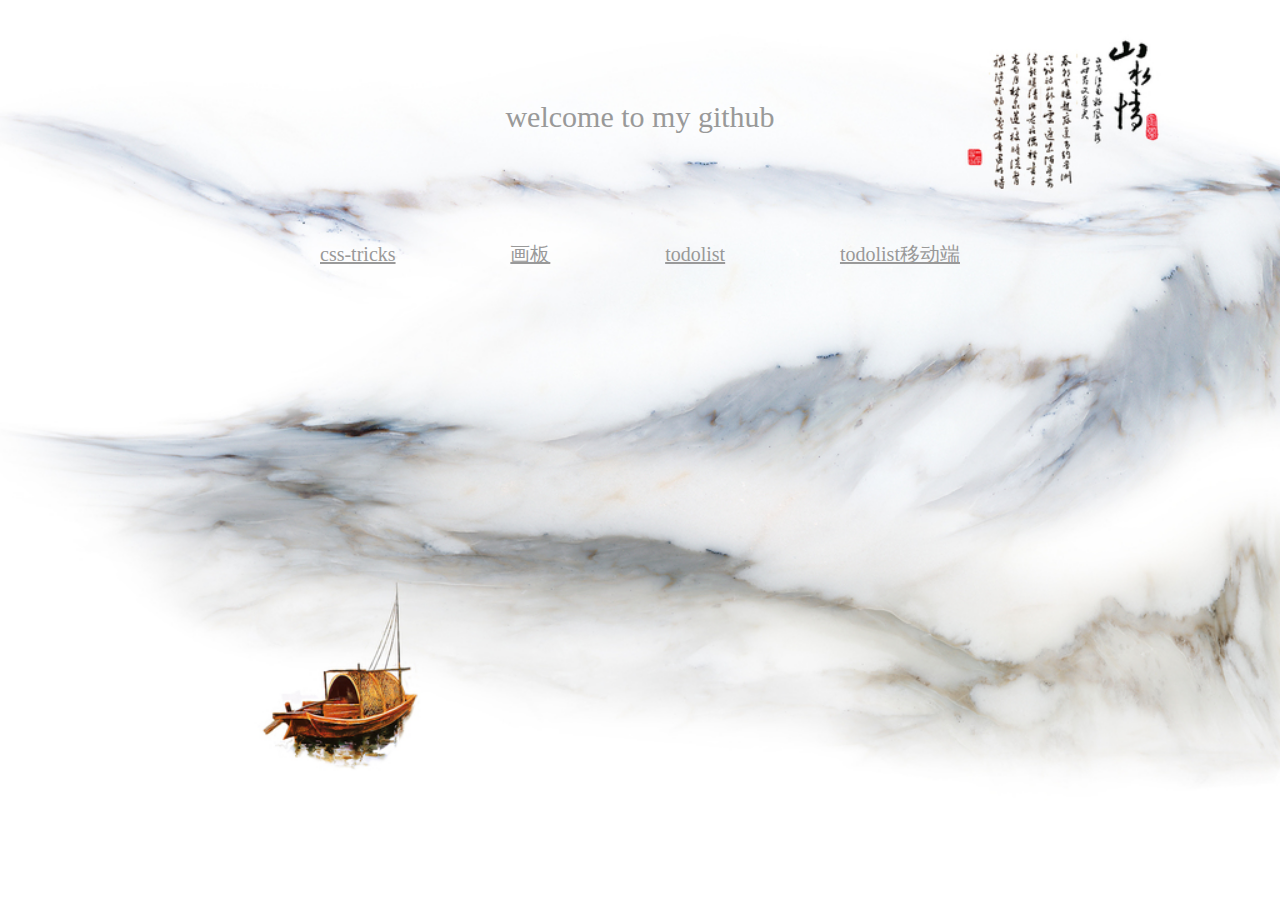
<file: index.html>
<!DOCTYPE html>
<html lang="en">
<head>
    <meta charset="UTF-8">
    <meta name="viewport" content="width=device-width, initial-scale=1.0">
    <meta http-equiv="X-UA-Compatible" content="ie=edge">
    <title>liuru</title>
    <link rel="icon" href="./favicon.png">
</head>
<style>
    *{
        margin: 0;padding: 0;
    }
    .content{
        width: 100vw;
        height: 100vh;
        background: url(./background.jpg) no-repeat center center;
        background-size: cover;
        color: #999;
    }
    .title{
        text-align: center;
        font-size: 30px;
        padding: 100px 0;
    }
    .link{
        width: 50%;
        margin: 0 auto;
        display: flex;
        justify-content: space-between;
    }
    .link a{
        font-size: 20px;
        line-height: 40px;
        color: #999;
    }
    @media screen and (max-width:639px){
        .link{
            width: 80%;
            margin: 0 auto;
            display: block;
        }
        .link a{
            display: block;
            font-size: 20px;
            line-height: 40px;
        }
    }
</style>
<body>
    <div class="content">
        
        <div class="title">
            welcome to my github
        </div>
        
        <div class="link">
            <a href="https://LiuRu1234.github.io/css-tricks/" target="_blank">css-tricks</a>
            <a href="https://LiuRu1234.github.io/emulate/canvas/huaban.html" target="_blank">画板</a>
            <a href="https://LiuRu1234.github.io/emulate/todolist/index.html" target="_blank">todolist</a>
            <a href="https://LiuRu1234.github.io/emulate/webapp/index.html" target="_blank">todolist移动端</a>
        </div>
        
    </div>
</body>
</html>
</file>
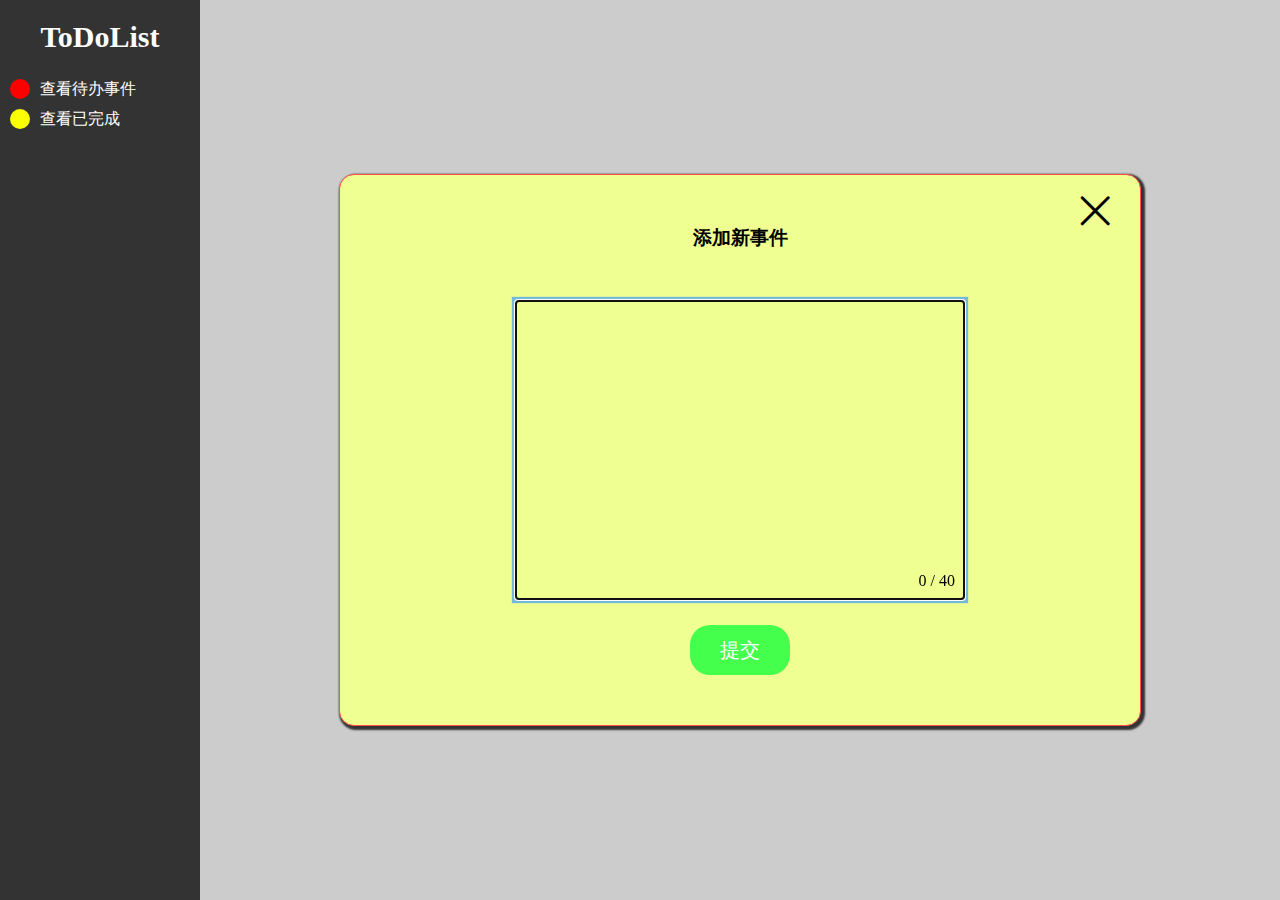
<file: emulate/todolist/index.html>
<!DOCTYPE html>
<html lang="en">
<head>
    <meta charset="UTF-8">
    <title>todolist</title>
    <link rel="stylesheet" href="css/todolist.css">
</head>
<body>
<!--
    1. 添加事件
    2. 查看事件
    3. 操作事件状态
    4. 标记关键状态
    5. 查看已完成
    6. 删除已完成
-->
<section class="leftbar">
    <h3>ToDoList</h3>
    <ul>
        <li id="toWait">查看待办事件</li>
        <li id="toDone">查看已完成</li>
    </ul>
</section>
<div class="main">
    <div class="container">
        <div class="add">
            <h3>添加新事件</h3>
            <label for="" class="addbox">
                <textarea id="text" autofocus></textarea>
                <div class="notice">
                    <span id="notice">0</span>
                    <span>/</span>
                    <span>40</span>
                </div>
            </label>
            <input type="button" value="提交" id="submit">
            <i class="iconfont close">&#xe689;</i>
            <div class="addAlert addPrompt">
                <p>请输入内容再提交</p>
                <input type="button" id="addPrompt" value="确定">
            </div>
            <div class="addAlert addSure">
                <p>添加成功</p>
                <input type="button" id="addAlert" value="确定">
            </div>
        </div>

        <div class="wait item">
            <i class="iconfont ding">&#xe622;</i>
            <h3>
                未完成的事项
            </h3>
            <ul></ul>
            <input type="button" value="移动到已完成" class="moveTo movebtn">
            <input type="button" value="添加" class="addList">
        </div>
        <div class="done item">
            <i class="iconfont ding">&#xe622;</i>
            <h3>已完成的事项</h3>
            <ul></ul>
            <input type="button" value="清除" class="moveTo clearbtn">
            <input type="button" value="添加" class="addList">
        </div>
    </div>
</div>
<div class="tooltipMask">
    <div class="overText"></div>
</div>
</body>
<script src="js/jquery-3.2.1.min.js"></script>
<script src="js/todolist.js"></script>
</html>
</file>
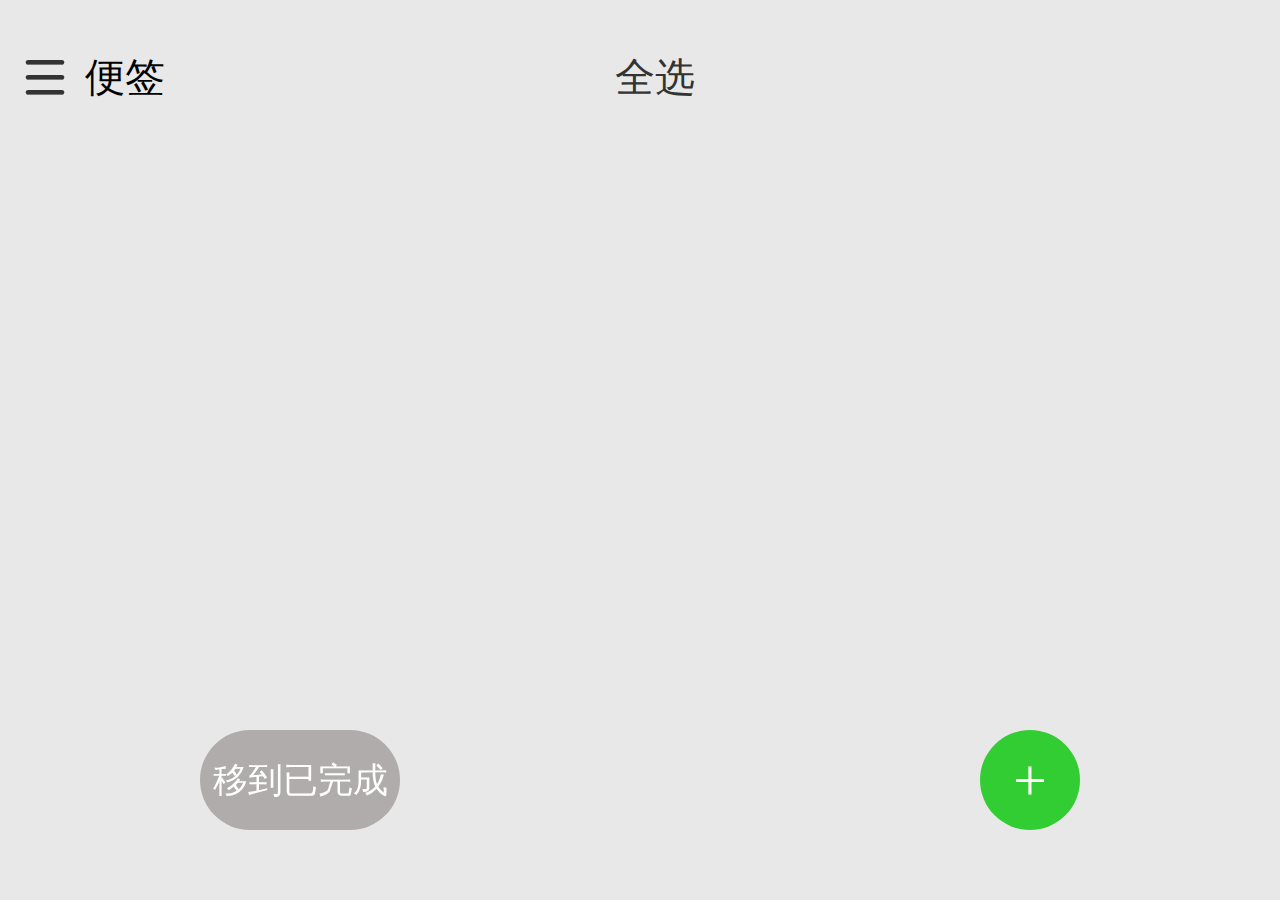
<file: emulate/webapp/index.html>
<!DOCTYPE html>
<html lang="en">
<head>
    <meta charset="UTF-8">
    <meta name="viewport" content="width=device-width,initial-scale=1,user-scalable=no">
    <title>便签APP</title>
    <link rel="stylesheet" href="css/todolist.css">
</head>
<body>
<!--
    1. 添加事件
    2. 查看事件
    3. 操作事件状态
    4. 标记关键状态
    5. 查看已完成
    6. 删除已完成
-->
<div class="bar">
    <div class="leftbar">
        <h3>ToDoList</h3>
        <div class="user"></div>
        <p class="name">长草颜文字</p>
        <p class="class">分组</p>
        <ul>
            <li id="toWait">查看待办事件</li>
            <li id="toDone">查看已完成</li>
            <li id="toAdd">添加新事件</li>
        </ul>
    </div>
</div>
<div class="addmian ADDBox">
    <div class="top">
        <div class="topbox">
            <i class="iconfont select" id="addselect">&#xe600;</i>
            <!--<i class="iconfont set">&#xe601;</i>-->
            <input type="button" value="保存" class="submit" id="submit">
        </div>
    </div>
    <div class="container">
        <div class="add">
            <div class="addbox">
                <textarea id="text" placeholder="记事" autofocus></textarea>
                <div class="notice">
                    <span id="notice">0</span>
                    <span>/</span>
                    <span>80</span>
                </div>
            </label>

        </div>
    </div>
</div>
</div>
<div class="addmian overtext">
    <div class="top">
        <div class="topbox">
            <i class="iconfont select" id="overTowait">&#xe600;</i>
            <!--<i class="iconfont set">&#xe601;</i>-->
            <!--<input type="button" value="保存" class="submit">-->
        </div>
    </div>
    <div class="container">
        <div class="add">
            <div class="addbox">
                <textarea id="text1" placeholder="记事" autofocus></textarea>
                <div class="notice">
                    <span id="notice1">0</span>
                    <span>/</span>
                    <span>80</span>
                </div>
                </label>

            </div>
        </div>
    </div>
</div>
<div class="main wait">
    <div class="top">
        <div class="topbox">
            <i class="iconfont select" id="waitTobar">&#xe627;</i>
            <span>便签</span>
            <input type="button" class="search" id="waitAll" data-checked="true" value="全选">
        </div>
    </div>
    <div class="container">
        <div class="item">
            <ul class="list"></ul>
            <input type="button" value="移到已完成" class="moveTo move movebtn">
            <input type="button" value="+" class="addList" id="waitToadd">
        </div>
    </div>
    <div class="overText"></div>
</div>
<div class="main done">
    <div class="top">
        <div class="topbox">
            <i class="iconfont select" id="doneTobar">&#xe627;</i>
            <span>便签</span>
            <input type="button" class="search" id="doneAll" data-checked="true" value="全选">
        </div>
    </div>
    <div class="container">
        <div class="item">
            <ul class="list"></ul>
            <input type="button" value="X" class="moveTo clearbtn">
            <input type="button" value="+" class="addList" id="doneToadd">
        </div>
    </div>
</div>


</body>

<script src="js/jquery-3.2.1.min.js"></script>
<script src="js/todolist.js"></script>
</html>
</file>
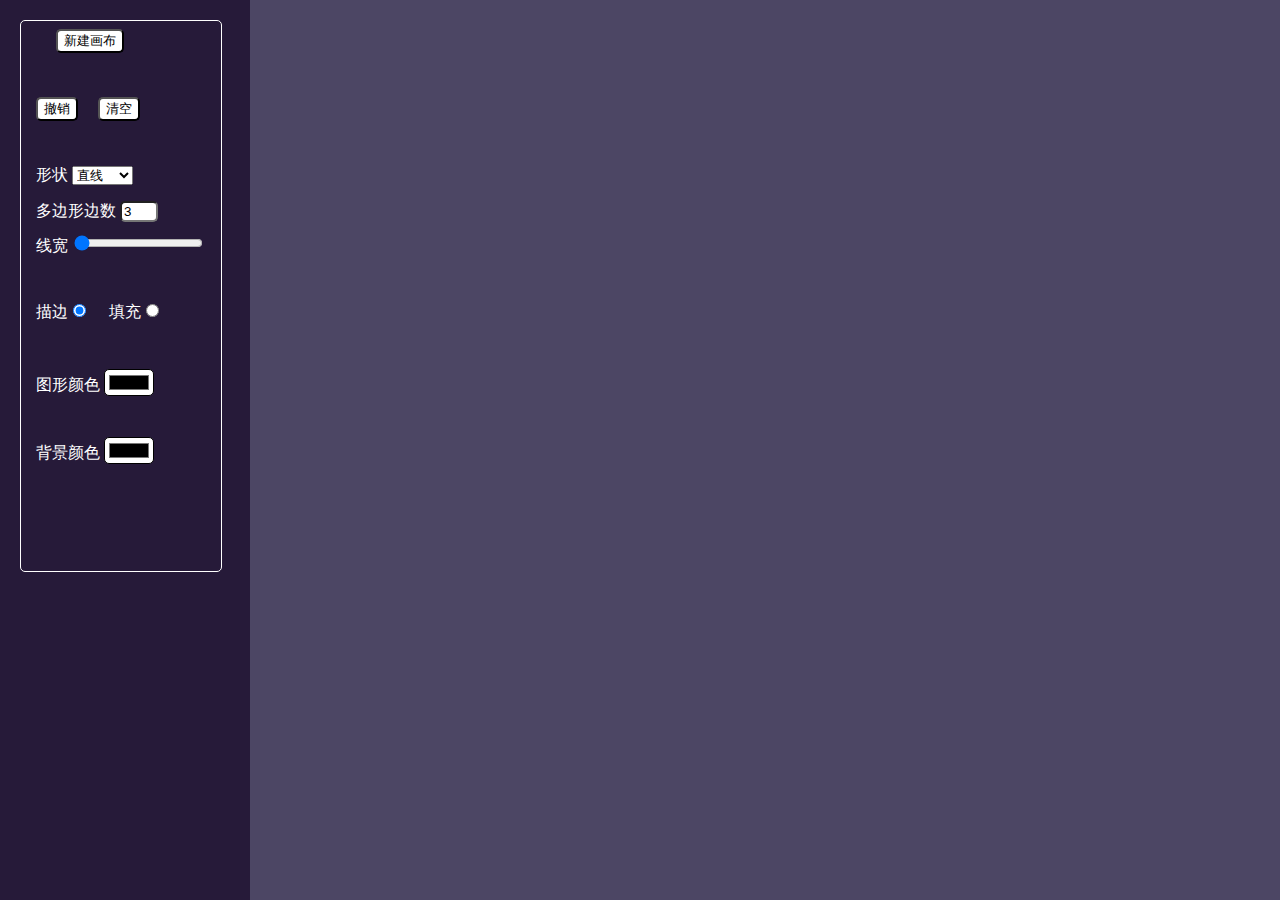
<file: emulate/canvas/huaban.html>
<!DOCTYPE html>
<html lang="en">
<head>
    <meta charset="UTF-8">
    <title>canvas</title>
    <link rel="stylesheet" href="animate.css">
    <link rel="stylesheet" href="huaban.css">
</head>
<body>
    <section>
        <div class="btn">
            <div>
                <input type="button" value="新建画布" id="create">
            </div>
            <div>
                <input type="button" value="撤销" id="cancel">&nbsp;&nbsp;&nbsp;&nbsp;
                <input type="button" value="清空" id="clear">
            </div>
            <div>形状
                <select id="shape">
                    <option value="line">直线</option>
                    <option value="rect">矩形</option>
                    <option value="circle1">内接圆</option>
                    <option value="circle2">外切圆</option>
                    <option value="poly">多边形</option>
                </select><br>
                多边形边数
                <input type="number" min="3" value="3" id="linenum">
            </div>
            <div>线宽
                <input type="range" value="2" step="2" min="2" max="10" id="linewidth">
            </div>
            <div>
                描边<input type="radio" name="type" value="stroke" checked>&nbsp;&nbsp;&nbsp;&nbsp;
                填充<input type="radio" name="type" value="fill">
            </div>
            <div>图形颜色
                <input type="color" id="color">
            </div>
            <div>背景颜色
                <input type="color" id="backColor">
            </div>
        </div>
    </section>

    <div class="main"></div>

    <div class="alert" animated>
        宽度<input type="number" id="width" value="800">px
        高度<input type="number" id="height" value="600">px
        <input type="button" value="取消" id="cal">
        <input type="button" value="确定" id="submit">
    </div>
</body>
<script src="draw.js"></script>
<script src="canvas.js"></script>
</html>
</file>
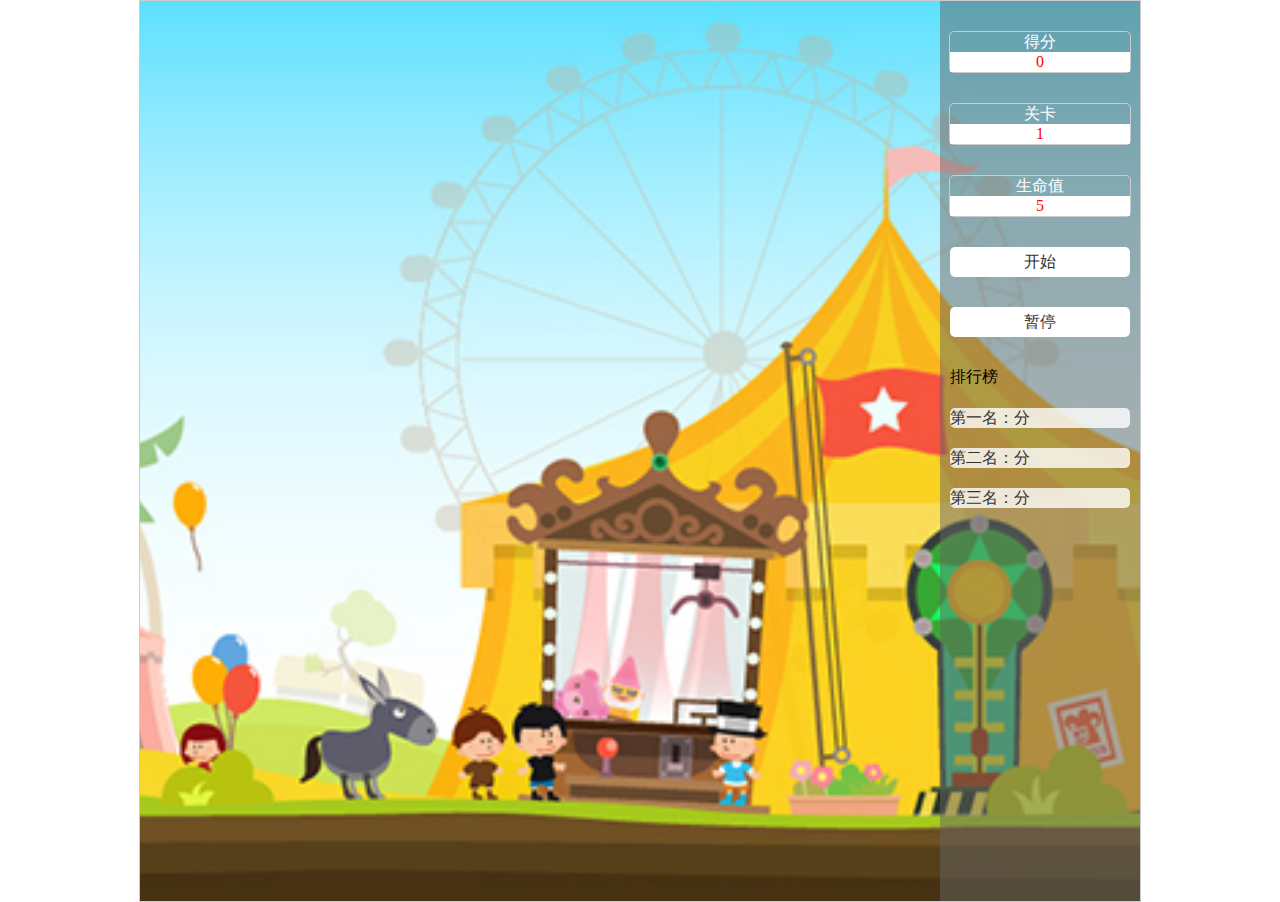
<file: emulate/lettergame/dazigame.html>
<!DOCTYPE html>
<html lang="en">
<head>
    <meta charset="UTF-8">
    <title>letterGame</title>
    <style>
        html,body{
            height: 100%;
            margin: 0;
            padding: 0;
            list-style: none;
        }
        .main{
            width: 1000px;
            height: 100%;
            margin: 0 auto;
            background: #ccc;
            border: 1px solid #ccc;
            animation: shake 6s linear infinite;
            overflow: hidden;
            background: url("001.jpg") center no-repeat;
            background-size: cover;
        }
        .left{
            width: 800px;
            height: 100%;
            /*background: #33f;*/
            float: left;
            /*background: url("background.jpg") center no-repeat;
            background-size: cover;*/
            position: relative;
        }
        .right{
            width: 200px;
            height: 100%;
            /*background: #3787ff;*/
            background: rgba(100, 100, 100, 0.5);
            float: left;
        }
        .show{
            width: 180px;
            height: 40px;
            margin: 30px auto;
            border: 1px solid #ccc;
            -webkit-user-select: none;
            -moz-user-select: none;
            -ms-user-select: none;
            user-select: none;
            cursor: default;
            border-radius: 5px;
        }
        .show .title{
            height: 20px;
            text-align: center;
            line-height: 20px;
            color: #fff;
        }
        .show .con{
            height: 20px;
            text-align: center;
            line-height: 20px;
            color: red;
            background: #fff;
        }
        .btn{
            width: 180px;
            height: 30px;
            text-align: center;
            line-height: 30px;
            background: #fff;
            color: #333;
            margin: 30px auto;
            cursor: pointer;
            border-radius: 5px;
            -webkit-user-select: none;
            -moz-user-select: none;
            -ms-user-select: none;
            user-select: none;
        }
        .btn:hover{
            box-shadow: 0 1px 3px rgba(0,0,0,0.6);
            text-shadow: 0 -1px 1px rgba(0,0,0,0.25);
            border-bottom: 1px solid rgba(0,0,0,0.25);
        }
        .letter{
            width: 100px;
            height: 100px;
            background-size: 80px 80px;
            background-repeat: no-repeat;

            /*border: 1px solid #fff;
            box-shadow: 0 -1px 1px rgba(200, 200, 200, 0.17);;
            background: radial-gradient(circle at 50% 50%, #aef4ff 0%, #6fbfff 30%, #51abea 100%);
            border-radius: 50%;
            text-align: center;
            line-height: 80px;*/
            position: absolute;
            /*color: #fff;
            font-size: 30px;
            font-weight: bold;*/
            animation: bubble-anim 2s;
        }
        .phb{
            width: 180px;
            height: auto;
            /*background: #fff;*/
            /*border-radius: 10px;*/
            margin: 0 auto;
            color: #000;
            list-style: none;
            padding: 0;
        }
        .phb li{
            width: 180px;
            margin: 20px auto;
            font-size: 16px;
            color: #333;
            height: 20px;
            border-radius: 5px;
            background: rgba(255,255,255,0.8);
        }

        @keyframes shake {
            0%{
                transform:translateX(0);
            }
            30%{
                transform:translateX(40px);
            }
            50%{
                transform:translateX(0);
            }
            80%{
                transform:translateX(-40px);
            }
            100%{
                transform:translateX(0);
            }
        }
        @keyframes bubble-anim { 0% { transform: scale(1); } 20% { transform: scaleY(0.95) scaleX(1.05); } 48% { transform: scaleY(1.1) scaleX(0.9); } 68% { transform: scaleY(0.98) scaleX(1.02); } 80% { transform: scaleY(1.02) scaleX(0.98); } 97%, 100% { transform: scale(1); }}
    </style>
</head>
<body>
    <div class="main">
        <div class="left"></div>
        <div class="right">
            <div class="show">
                <div class="title">得分</div>
                <div class="con" id="scor">0</div>
            </div>

            <div class="show">
                <div class="title">关卡</div>
                <div class="con" id="state">1</div>
            </div>

            <div class="show">
                <div class="title">生命值</div>
                <div class="con" id="life">5</div>
            </div>

            <div class="btn" id="start">开始</div>
            <div class="btn" id="pause">暂停</div>

            <ul class="phb">排行榜
                <li>第一名：<span></span>分</li>
                <li>第二名：<span></span>分</li>
                <li>第三名：<span></span>分</li>
            </ul>
        </div>
    </div>
</body>
<script src="dazigame.js"></script>
</html>
</file>
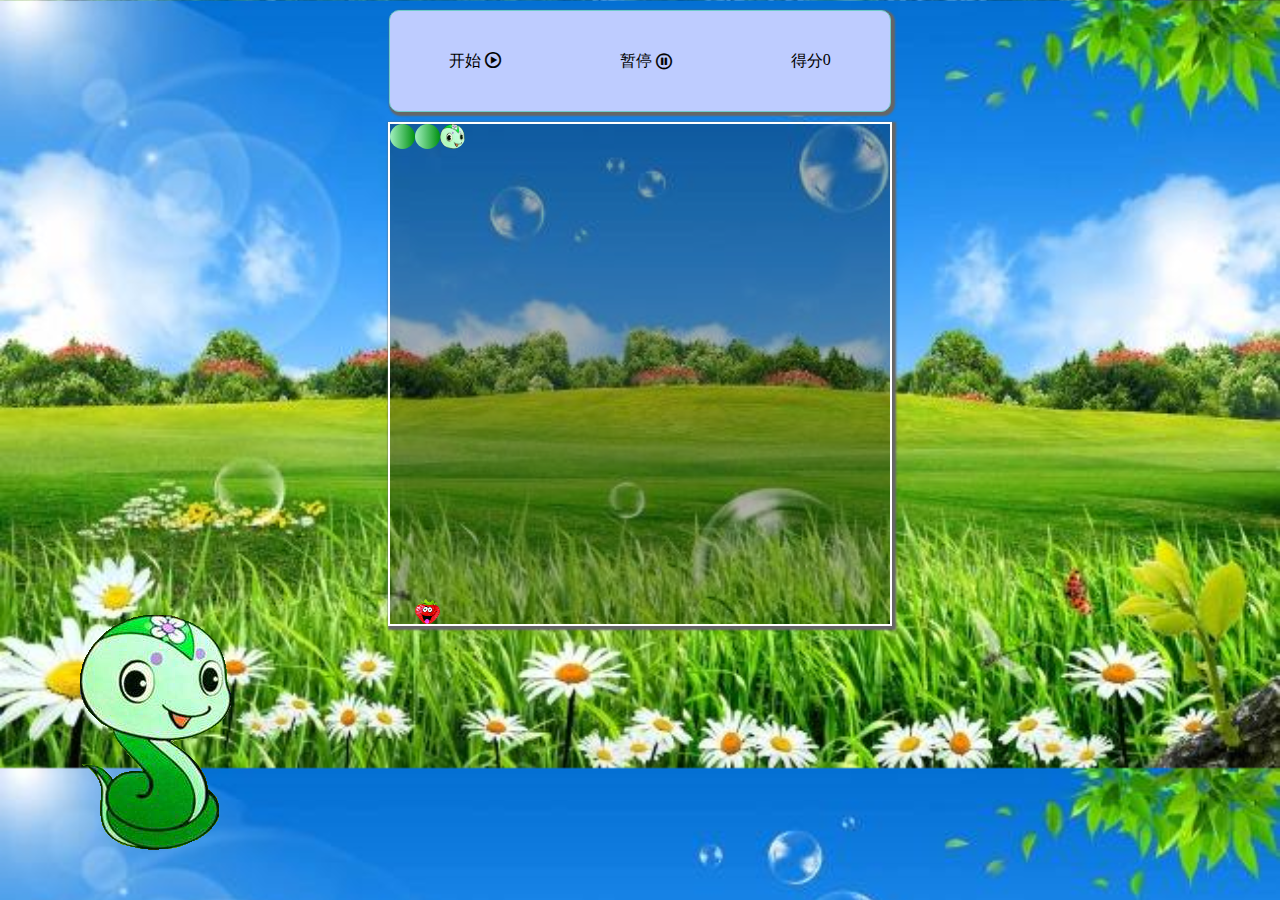
<file: emulate/snakegame/snake.html>
<!DOCTYPE html>
<html lang="en">
<head>
    <meta charset="UTF-8">
    <title>snakeGame</title>
    <link rel="stylesheet" href="snake.css">
</head>
<body>
<img src="img/snake.png" alt="" class="pic">
    <div class="list">
        <div class="btn" id="start">开始
            <i class="iconfont">&#xe641;</i>
        </div>
        <div class="btn" id="pause">暂停
            <i class="iconfont">&#xe66a;</i>
        </div>
        <div class="show">
            <div class="title">得分</div>
            <!--<i class="iconfont">&#xe681;</i>-->
            <div class="con" id="scor">0</div>
        </div>
        <!--<div class="show">
            <div class="title">关卡</div>
            &lt;!&ndash;<i class="iconfont">&#xe65f;</i>&ndash;&gt;
            <div class="con" id="state">1</div>
        </div>-->
    </div>
    <div class="scene"></div>
    <div class="alert">
        <p>游戏结束</p>
        <input type="button" value="确定" id="submit">
    </div>

</body>
<script src="jquery-3.2.1.min.js"></script>
<script src="snake.js"></script>
</html>
</file>
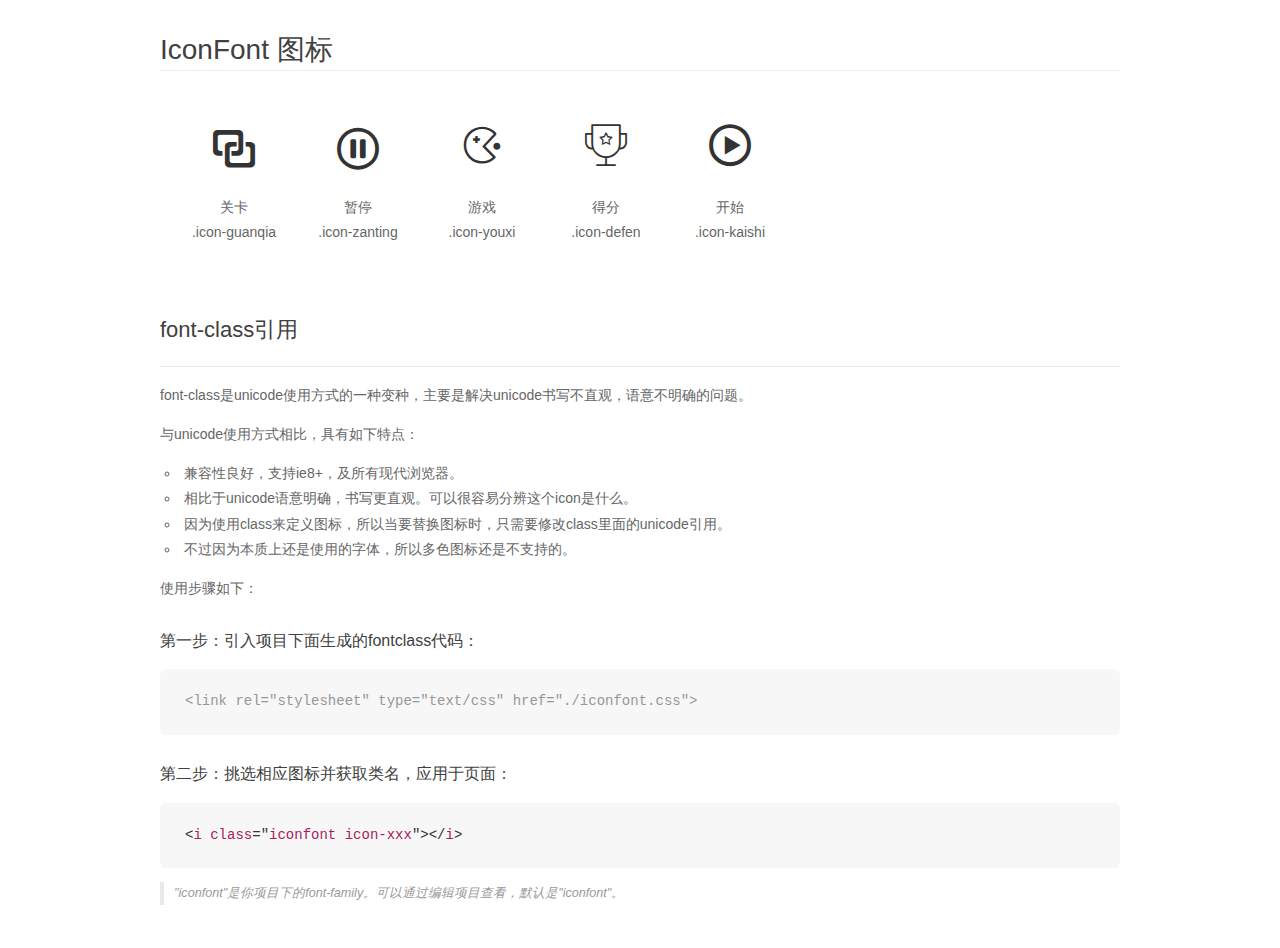
<file: emulate/snakegame/iconfont/demo_fontclass.html>
<!DOCTYPE html>
<html>
<head>
    <meta charset="utf-8"/>
    <title>IconFont</title>
    <link rel="stylesheet" href="demo.css">
    <link rel="stylesheet" href="iconfont.css">
</head>
<body>
    <div class="main markdown">
        <h1>IconFont 图标</h1>
        <ul class="icon_lists clear">
            
                <li>
                <i class="icon iconfont icon-guanqia"></i>
                    <div class="name">关卡</div>
                    <div class="fontclass">.icon-guanqia</div>
                </li>
            
                <li>
                <i class="icon iconfont icon-zanting"></i>
                    <div class="name">暂停</div>
                    <div class="fontclass">.icon-zanting</div>
                </li>
            
                <li>
                <i class="icon iconfont icon-youxi"></i>
                    <div class="name">游戏</div>
                    <div class="fontclass">.icon-youxi</div>
                </li>
            
                <li>
                <i class="icon iconfont icon-defen"></i>
                    <div class="name">得分</div>
                    <div class="fontclass">.icon-defen</div>
                </li>
            
                <li>
                <i class="icon iconfont icon-kaishi"></i>
                    <div class="name">开始</div>
                    <div class="fontclass">.icon-kaishi</div>
                </li>
            
        </ul>

        <h2 id="font-class-">font-class引用</h2>
        <hr>

        <p>font-class是unicode使用方式的一种变种，主要是解决unicode书写不直观，语意不明确的问题。</p>
        <p>与unicode使用方式相比，具有如下特点：</p>
        <ul>
        <li>兼容性良好，支持ie8+，及所有现代浏览器。</li>
        <li>相比于unicode语意明确，书写更直观。可以很容易分辨这个icon是什么。</li>
        <li>因为使用class来定义图标，所以当要替换图标时，只需要修改class里面的unicode引用。</li>
        <li>不过因为本质上还是使用的字体，所以多色图标还是不支持的。</li>
        </ul>
        <p>使用步骤如下：</p>
        <h3 id="-fontclass-">第一步：引入项目下面生成的fontclass代码：</h3>


        <pre><code class="lang-js hljs javascript"><span class="hljs-comment">&lt;link rel="stylesheet" type="text/css" href="./iconfont.css"&gt;</span></code></pre>
        <h3 id="-">第二步：挑选相应图标并获取类名，应用于页面：</h3>
        <pre><code class="lang-css hljs">&lt;<span class="hljs-selector-tag">i</span> <span class="hljs-selector-tag">class</span>="<span class="hljs-selector-tag">iconfont</span> <span class="hljs-selector-tag">icon-xxx</span>"&gt;&lt;/<span class="hljs-selector-tag">i</span>&gt;</code></pre>
        <blockquote>
        <p>"iconfont"是你项目下的font-family。可以通过编辑项目查看，默认是"iconfont"。</p>
        </blockquote>
    </div>
</body>
</html>
</file>
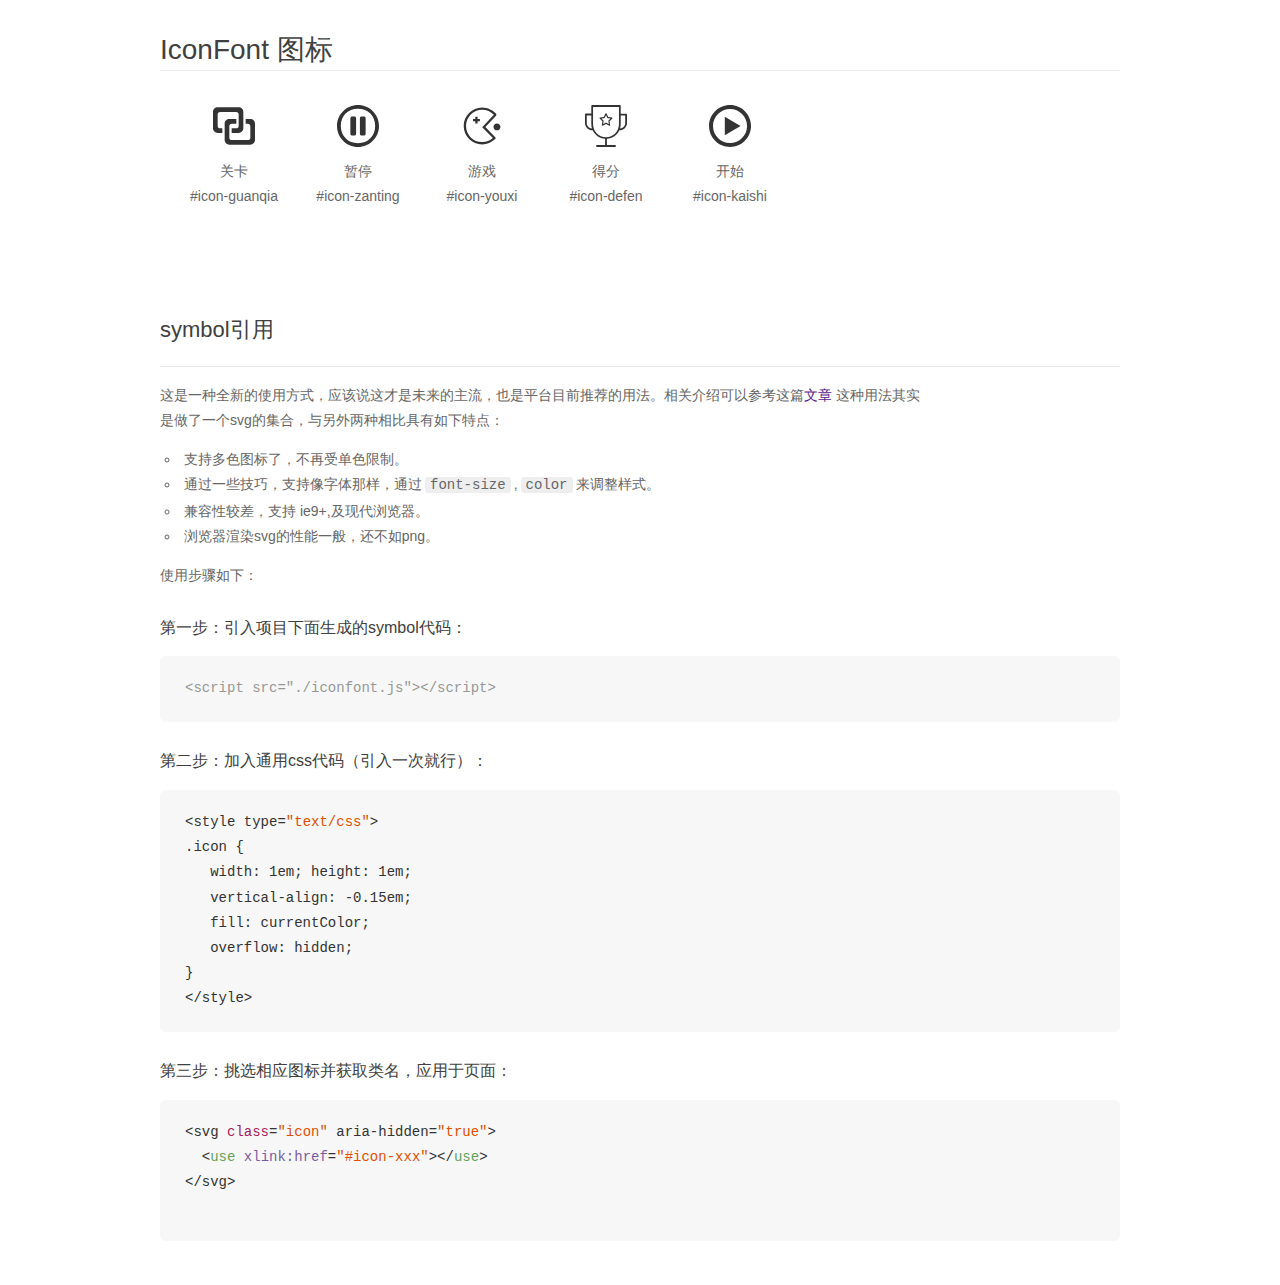
<file: emulate/snakegame/iconfont/demo_symbol.html>
<!DOCTYPE html>
<html>
<head>
    <meta charset="utf-8"/>
    <title>IconFont</title>
    <link rel="stylesheet" href="demo.css">
    <script src="iconfont.js"></script>

    <style type="text/css">
        .icon {
          /* 通过设置 font-size 来改变图标大小 */
          width: 1em; height: 1em;
          /* 图标和文字相邻时，垂直对齐 */
          vertical-align: -0.15em;
          /* 通过设置 color 来改变 SVG 的颜色/fill */
          fill: currentColor;
          /* path 和 stroke 溢出 viewBox 部分在 IE 下会显示
             normalize.css 中也包含这行 */
          overflow: hidden;
        }

    </style>
</head>
<body>
    <div class="main markdown">
        <h1>IconFont 图标</h1>
        <ul class="icon_lists clear">
            
                <li>
                    <svg class="icon" aria-hidden="true">
                        <use xlink:href="#icon-guanqia"></use>
                    </svg>
                    <div class="name">关卡</div>
                    <div class="fontclass">#icon-guanqia</div>
                </li>
            
                <li>
                    <svg class="icon" aria-hidden="true">
                        <use xlink:href="#icon-zanting"></use>
                    </svg>
                    <div class="name">暂停</div>
                    <div class="fontclass">#icon-zanting</div>
                </li>
            
                <li>
                    <svg class="icon" aria-hidden="true">
                        <use xlink:href="#icon-youxi"></use>
                    </svg>
                    <div class="name">游戏</div>
                    <div class="fontclass">#icon-youxi</div>
                </li>
            
                <li>
                    <svg class="icon" aria-hidden="true">
                        <use xlink:href="#icon-defen"></use>
                    </svg>
                    <div class="name">得分</div>
                    <div class="fontclass">#icon-defen</div>
                </li>
            
                <li>
                    <svg class="icon" aria-hidden="true">
                        <use xlink:href="#icon-kaishi"></use>
                    </svg>
                    <div class="name">开始</div>
                    <div class="fontclass">#icon-kaishi</div>
                </li>
            
        </ul>


        <h2 id="symbol-">symbol引用</h2>
        <hr>

        <p>这是一种全新的使用方式，应该说这才是未来的主流，也是平台目前推荐的用法。相关介绍可以参考这篇<a href="">文章</a>
        这种用法其实是做了一个svg的集合，与另外两种相比具有如下特点：</p>
        <ul>
          <li>支持多色图标了，不再受单色限制。</li>
          <li>通过一些技巧，支持像字体那样，通过<code>font-size</code>,<code>color</code>来调整样式。</li>
          <li>兼容性较差，支持 ie9+,及现代浏览器。</li>
          <li>浏览器渲染svg的性能一般，还不如png。</li>
        </ul>
        <p>使用步骤如下：</p>
        <h3 id="-symbol-">第一步：引入项目下面生成的symbol代码：</h3>
        <pre><code class="lang-js hljs javascript"><span class="hljs-comment">&lt;script src="./iconfont.js"&gt;&lt;/script&gt;</span></code></pre>
        <h3 id="-css-">第二步：加入通用css代码（引入一次就行）：</h3>
        <pre><code class="lang-js hljs javascript">&lt;style type=<span class="hljs-string">"text/css"</span>&gt;
.icon {
   width: <span class="hljs-number">1</span>em; height: <span class="hljs-number">1</span>em;
   vertical-align: <span class="hljs-number">-0.15</span>em;
   fill: currentColor;
   overflow: hidden;
}
&lt;<span class="hljs-regexp">/style&gt;</span></code></pre>
        <h3 id="-">第三步：挑选相应图标并获取类名，应用于页面：</h3>
        <pre><code class="lang-js hljs javascript">&lt;svg <span class="hljs-class"><span class="hljs-keyword">class</span></span>=<span class="hljs-string">"icon"</span> aria-hidden=<span class="hljs-string">"true"</span>&gt;<span class="xml"><span class="hljs-tag">
  &lt;<span class="hljs-name">use</span> <span class="hljs-attr">xlink:href</span>=<span class="hljs-string">"#icon-xxx"</span>&gt;</span><span class="hljs-tag">&lt;/<span class="hljs-name">use</span>&gt;</span>
</span>&lt;<span class="hljs-regexp">/svg&gt;
        </span></code></pre>
    </div>
</body>
</html>
</file>
<file: emulate/todolist/css/todolist.css>
@font-face {
    font-family: 'iconfont';
    src: url('../iconfont/iconfont.eot');
    src: url('../iconfont/iconfont.eot?#iefix') format('embedded-opentype'),
    url('../iconfont/iconfont.woff') format('woff'),
    url('../iconfont/iconfont.ttf') format('truetype'),
    url('../iconfont/iconfont.svg#iconfont') format('svg');
}
.iconfont{
    font-family:"iconfont" !important;
    font-size:16px;font-style:normal;
    -webkit-font-smoothing: antialiased;
    -webkit-text-stroke-width: 0.2px;
    -moz-osx-font-smoothing: grayscale;
}
*{
    margin: 0;padding: 0;
    list-style: none;
    font-family: "微软雅黑";
}
input{
    border: 0;
    outline: none;
}
html,body{
    height: 100%;
    overflow: hidden;
}
section.leftbar{
    width: 200px;
    height: 100%;
    background: #333;
    position: fixed;
    left: 0;
    top: 0;
}
.leftbar h3{
    color: #fff;
    text-align: center;
    font-size: 30px;
    padding:20px 5px;
}
.leftbar ul li{
    height: 30px;
    color: #fff;
    font-size: 16px;
    line-height: 30px;
    cursor: pointer;
}
.leftbar ul li:first-child:before{
    content: "";
    width: 20px;
    height: 20px;
    border-radius: 50%;
    background: red;
    margin: 5px 10px;
    float: left;
    cursor: pointer;
}
.leftbar ul li:last-child:before{
    content: "";
    width: 20px;
    height: 20px;
    border-radius: 50%;
    background: #faff02;
    margin: 5px 10px;
    float: left;
    cursor: pointer;
}
.main{
    width: auto;
    height: 100%;
    margin-left: 200px;
    background: #ccc;
    position: relative;
}
.main .container{
    width: 800px;
    height: 550px;
    position: absolute;
    left: 0;top: 0;right: 0;bottom: 0;margin: auto;
    border: 1px solid #ff4c4a;
    border-radius: 15px;
    background: #f0ff91;
    box-shadow: 2px 2px 2px 2px #333;
}

/*添加事件开始*/
.container .add{
    width: 800px;
    height: 550px;
    /*display: none;*/
}
.container .add h3{
    width: 100px;
    position: absolute;
    top: 50px;
    left: 50%;
    margin-left: -50px;
    text-align: center;
}

.container .addbox{
    width: 450px;
    height: 300px;
    position: absolute;
    left: 0;top: 0;right: 0;bottom: 0;margin: auto;
    /*border: 1px solid #ff4c4a;*/
    background: #f0ff91;
    box-shadow: 0px 0px 1px 3px #74b9d9;
}
#text{
    width: 428px;
    height: 278px;
    padding: 10px;
    background: #f0ff91;
    resize: none;
}
.container #submit{
    width: 100px;
    height: 50px;
    position: absolute;
    top: 450px;
    left: 50%;
    margin-left: -50px;
    border-radius: 20px;
    background: #45ff4d;
    font-size: 20px;
    color: #fff;
    cursor: pointer;
}
.add .close{
    width: 50px;
    height: 50px;
    font-size: 30px;
    position: absolute;
    right: 10px;
    top: 20px;
    font-weight: normal;
    font-style: normal;
    cursor: pointer;
}
.addbox .notice{
    position: absolute;
    right: 10px;
    bottom: 10px;
}
/*未完成开始*/
.container .item{
    width: 100%;
    height: 350px;
    background: #fcff6a;
    position: absolute;
    left: 0;
    top: 100px;
    display: none;
}
.item h3{
    position: absolute;
    width: 760px;
    text-align: center;
    top: -60px;
    left: 50%;
    margin-left: -380px;
}
.item .ding{
    display: block;
    width: 100px;
    height: 100px;
    font-size: 40px;
    color: red;
    /*color: #ccc;*/
    position: absolute;
    left: 20px;
    top: -80px;
}
.item ul{
    width: 100%;
    height: 350px;
    overflow-x: hidden;
    overflow-y:auto;
}
.item ul li{
    width: 100%;
    height: 50px;
    border-top: 1px solid #ccc;
    float: left;
}
.item ul li input{
    margin: 20px 20px;
    float: left;
}
.item ul li p{
    width: 500px;
    height: 50px;
    float: left;
    line-height: 50px;
    font-size: 16px;
    white-space: nowrap;
    overflow: hidden;
    text-overflow: ellipsis;
    cursor: pointer;
}
.item ul li time{
    height: 50px;
    line-height: 50px;
    margin: 5px;
    color: #666;
}
.item ul li time i{
    display: block;
    float: left;
    font-size: 20px;
    color: #ffbf90;
    line-height: 50px;
}
.item ul li i.xing{
    font-size: 20px;
    color: #333;
    line-height: 50px;
    margin: 10px;
    cursor: pointer;
}
.item ul li i.active{
    color: red;
}

.item .moveTo{
    width: 120px;
    height: 50px;
    background: limegreen;
    border-radius: 20px;
    font-size: 16px;
    color: #fff;
    position: absolute;
    bottom: -70px;
    left: 200px;
    cursor: pointer;
}
.item .addList{
    width: 80px;
    height: 50px;
    background: limegreen;
    border-radius: 20px;
    font-size: 16px;
    color: #fff;
    position: absolute;
    bottom: -70px;
    right: 200px;
    cursor: pointer;
}

/*添加成功提示框*/
.addAlert{
    width: 250px;
    height: 150px;
    padding: 20px;
    position: absolute;
    left: 0;top: 0;right: 0;bottom: 0;margin: auto;
    border-radius: 20px;
    box-shadow: 2px 2px 2px 2px #666;
    background: #fff;
    font-size: 16px;
    color: #333;
    display: none;
}
.addAlert p{
    width: 100%;
    height: 20px;
    margin: 20px 0 0 50px;
}
.addAlert input{
    width: 50px;
    height: 30px;
    background: #ccc;
    margin: 50px 0 0 180px;
}
/*遮罩*/
.tooltipMask{
    width: 100%;
    height: 100%;
    position: fixed;
    left: 0;
    top: 0;
    background: rgba(0,0,0,0);
    display: none;
}
.overText{
    width: 268px;
    height: 195px;
    box-sizing: border-box;
    position: absolute;
    left: 650px;
    top: 220px;
    box-shadow: 2px 2px 2px 2px #666;
    background: url("../img/timg.jpg") no-repeat;
    background-position: -95px -78px;
    background-size: 470px 350px;
    font-size: 16px;
    color: #000;
    word-wrap: break-word;
    padding: 50px 5px 0;
}
</file>
<file: emulate/webapp/css/todolist.css>
@font-face {
    font-family: 'iconfont';
    src: url('../iconfont/iconfont.eot');
    src: url('../iconfont/iconfont.eot?#iefix') format('embedded-opentype'),
    url('../iconfont/iconfont.woff') format('woff'),
    url('../iconfont/iconfont.ttf') format('truetype'),
    url('../iconfont/iconfont.svg#iconfont') format('svg');
}
.iconfont{
    font-family:"iconfont" !important;
    font-size:0.16rem;font-style:normal;
    -webkit-font-smoothing: antialiased;
    -webkit-text-stroke-width: 0.2px;
    -moz-osx-font-smoothing: grayscale;
}
*{
    margin: 0;padding: 0;
    list-style: none;
    font-family: "微软雅黑";
}
input{
    border: 0;
    outline: none;
}
html,body{
    width: 7.5rem;
    height: 100%;
    font-size: 0.24rem;
    background: #e8e8e8;
}
/*主菜单*/
.bar{
    width: 7.5rem;
    height: 100%;
    background: rgba(0,0,0,0.6);
    display: none;
}
.leftbar{
    width: 6rem;
    height: 100%;
    background:#f0f0f0;
    position: fixed;
    left: 0;
    top: 0;
}
.leftbar h3{
    color: #333;
    text-align: center;
    font-size: 0.55rem;
    padding:0.5rem 0.05rem;
}
.leftbar .user{
    width: 2rem;
    height: 2rem;
    margin: 0 auto;
    border-radius: 50%;
    background: url("../img/user.jpg");
    background-size: cover;
}
.leftbar .name{
    width: 3rem;
    height: 1rem;
    margin: 0.2rem auto 0;
    text-align: center;
    font-size: 0.35rem;
}
.leftbar .class{
    margin-top: 1rem;
    margin-left: 0.5rem;
    font-size: 0.4rem;
    margin-bottom: 0.5rem;
}
.leftbar ul{
    margin-left: 0.5rem;
    font-size: 0.4rem;
}
.leftbar ul li{
    height: 0.8rem;
    color: #333;
    line-height: 0.5rem;
    cursor: pointer;
}
.leftbar ul li:first-child:before{
    content: "";
    width: 0.4rem;
    height: 0.4rem;
    border-radius: 50%;
    background: red;
    margin: 0.02rem 0.2rem;
    float: left;
}
.leftbar ul li:nth-child(2):before{
    content: "";
    width: 0.4rem;
    height: 0.4rem;
    border-radius: 50%;
    background: #feff08;
    margin: 0.02rem 0.2rem;
    float: left;
}
.leftbar ul li:last-child:before{
    content: "";
    width: 0.4rem;
    height: 0.4rem;
    border-radius: 50%;
    background: #05ff05;
    margin: 0.02rem 0.2rem;
    float: left;
}

/*添加事件开始*/
.addmian{
    width: 7.5rem;
    height: 100%;
    background: #e8e8e8;
    position: relative;
    display: none;
    background: url("../img/background.jpg") no-repeat;
    background-size: cover;
}
.addmian .top{
    width: 7.2rem;
    height: 0.8rem;
    position: fixed;
    top: 0.5rem;
    left: 0.15rem;
}
.addmian .top .topbox{
    width: 100%;
    height: 0.5rem;
}
.addmian .top .topbox .select{
    float: left;
    font-size: 0.55rem;
    margin-top: -0.1rem;
    color: #333;
}
.addmian .top .topbox .set{
    float: right;
    font-size: 0.4rem;
    font-weight: 400;
    font-style: normal;
    color: #333;
    margin-top: 0.08rem;
    margin-left: 0.2rem;
}
.addmian .container .add{
    width: 7.2rem;
    height: 0.8rem;
    position: absolute;
    top: 6.5rem;
    left: 0.15rem;
}
.addmian .container{
    width: 100%;
    height: 100%;
}
.addmian .container .addbox{
    width: 6rem;
    height: 8rem;
    font-size: 0.4rem;
    word-wrap: break-word;
    position: absolute;
    left: 0;top: 0;right: 0;bottom: 0;margin: auto;
}
#text{
    width: 5.98rem;
    height: 7.78rem;
    font-size: 0.4rem;
    padding: 0.1rem;
    background: transparent;
    resize: none;
    outline: none;
    border: none;
}
.top .submit{
    width: 1rem;
    height: 0.5rem;
    background: transparent;
    font-size: 0.4rem;
    color: #333;
    float: right;
}
.add .close{
    width: 0.5rem;
    height: 0.5rem;
    font-size: 0.3rem;
    position: absolute;
    right: 0.1rem;
    top: 0.2rem;
    font-weight: normal;
    font-style: normal;
    cursor: pointer;
}
.addbox .notice{
    position: absolute;
    right: 10px;
    bottom: 10px;
}
/*未完成开始*/
/*头部*/
.main{
    width: 7.5rem;
    height: auto;
    background: #e8e8e8;
    position: relative;
    display: none;
}
.main .top{
    width: 100%;
    height: 1.5rem;
    background: #e8e8e8;
    position: fixed;
    top: 0;
    left: 0;
    z-index: 666;
}
.main .top .topbox{
    width: 7.2rem;
    height: 0.5rem;
    margin: 0.5rem 0.15rem;
    z-index: 666;
}
.main .top .topbox span{
    font-size: 0.4rem;
    margin-left: 0.1rem;
}
.main .top .topbox .select{
    float: left;
    font-size: 0.6rem;
    margin-top: -0.1rem;
    color: #333;
}
.main .top .topbox .search{
    width: 1.6rem;
    background: transparent;
    float: right;
    font-size: 0.4rem;
    font-weight: 400;
    font-style: normal;
    color: #333;
}
.main .container{
    width: 7.5rem;
    height: auto;
    position: absolute;
    left: 0;top: 0.8rem;
    background: #e8e8e8;
}
.container .item{
    width: 7.2rem;
    height: auto;
    margin: 1rem 0.15rem;
}
.item ul{
    width: 7.2rem;
    height: auto;
    overflow-x: hidden;
    overflow-y: auto;
}
.item ul li{
    width: 7rem;
    max-height: 2rem;
    border-radius: 0.1rem;
    float: left;
    background: #fff;
    padding: 0.1rem;
    margin-bottom: 0.3rem;
}
.item ul li p{
    width: 7rem;
    height: 1rem;
    float: left;
    line-height: 0.5rem;
    font-size: 0.35rem;
    word-wrap: break-word;
    overflow: hidden;
    cursor: pointer;
}
.item ul li time{
    font-size: 0.3rem;
    height: 0.5rem;
    line-height: 0.5rem;
    color: #666;
    float: left;
}
.item ul li time i{
    display: block;
    float: left;
    font-size: 0.3rem;
    color: #ffbf90;
    line-height: 0.5rem;
    margin-right: 0.1rem;
}
.item ul li i.xing{
    font-size: 0.3rem;
    color: #333;
    margin-left: 0.4rem;
    line-height: 0.5rem;
    cursor: pointer;
    float: left;
}
.item ul li i.active{
    color: red;
}
.item ul li input{
    width: 0.35rem;
    height: 0.35rem;
    margin: 0.2rem;
    float:right;
}

.item .moveTo{
    width: 1rem;
    height: 1rem;
    background: #b0acab;
    border-radius: 50%;
    font-size: 0.4rem;
    color: #fff;
    position: fixed;
    bottom: 0.7rem;
    left: 2rem;
    -webkit-user-select: none;
    -moz-user-select: none;
    -ms-user-select: none;
    user-select: none;
}
.item .addList{
    width: 1rem;
    height: 1rem;
    background: limegreen;
    border-radius: 50%;
    line-height: 1rem;
    font-size: 0.6rem;
    color: #fff;
    position: fixed;
    bottom: 0.7rem;
    right: 2rem;
    -webkit-user-select: none;
    -moz-user-select: none;
    -ms-user-select: none;
    user-select: none;
}
.wait .move{
    width: 2rem;
    border-radius: 0.5rem;
    font-size: 0.35rem;
}

.bar{
    /*display: block!important;*/
}
.ADDBox{
    /*display: block!important;*/
}
.overtext{
    /*display: block!important;*/
}
.wait{
    display: block;
}
.done{
    /*display: block!important;*/
}
</file>
<file: emulate/canvas/huaban.css>
body,html{
    height: 100%;
}
body{
    margin: 0;
    padding: 0;
    display: flex;
    background: #4c4664;
}
section{
    width: 250px;
    height: 100%;
    background: #261a39;
    color: #fff;
}
section .btn{
    width: 200px;
    height: 550px;
    border: 1px solid #fff;
    border-radius: 5px;
    margin-top: 20px;
    margin-left: 20px;
}
section div{
    width: 200px;
    height: 60px;
    margin-top: 8px;
    margin-left: 15px;
}
section div input{
    border-radius: 5px;
    outline: none;
    background: #fff;
}
section div #create{
    margin-left: 20px;
}
section div #pencil,#earser{
    cursor: pointer;
}
.main{
    flex-grow: 1;
    display: flex;
    justify-content: center;
    align-items: center;
}
.alert{
    width: 220px;
    height: 130px;
    border: 1px solid #999;
    box-shadow: 2px 2px 2px 2px #666;
    background: #4c4664;
    position: absolute;
    top: 0;
    left: 0;
    right: 0;
    bottom: 0;
    margin: auto;
    padding: 20px 20px;
    display: none;
    color: #fff;
}
#width,#height{
    width: 160px;
    margin-bottom: 20px;
}
#cal,#submit{
    float: right;
    margin-left: 30px;
}
#linenum{
    width: 30px;
    margin-top: 15px;
}
</file>
<file: emulate/snakegame/snake.css>
@font-face {
    font-family: 'iconfont';
    src: url('iconfont/iconfont.eot');
    src: url('iconfont/iconfont.eot?#iefix') format('embedded-opentype'),
    url('iconfont/iconfont.woff') format('woff'),
    url('iconfont/iconfont.ttf') format('truetype'),
    url('iconfont/iconfont.svg#iconfont') format('svg');
}
.iconfont{
    font-family:"iconfont" !important;
    font-size:16px;font-style:normal;
    -webkit-font-smoothing: antialiased;
    -webkit-text-stroke-width: 0.2px;
    -moz-osx-font-smoothing: grayscale;
}
body{
    margin: 0;
    padding: 0;
    background: url("img/back.jpg");
    background-size: cover;
}
body .pic{
    position: absolute;
    bottom: 50px;
    left: 80px;
}
.scene{
    width: 500px;
    height: 500px;
    border: 2px solid #fff;
    box-shadow: 2px 2px 2px 2px #666;
    background: rgba(0,0,0,0.3);
    /*background: url("img/bg.png") no-repeat;*/
    background-size: 500px 500px;
    margin: 0 auto;
}
.block{
    width: 25px;
    height: 25px;
    box-sizing: border-box;
    /*border: 1px solid #ccc;*/
    /*border-radius: 50%;*/
    float: left;
}
.snakebody{
    width: 25px;
    height: 25px;
    background: -webkit-linear-gradient(right,#009110,#a2f0c0);
    /*background: url("img/body.png");*/
    border-radius: 50%;
    background-size: 25px 25px;
}
.snakehead{
    width: 25px;
    height: 25px;
    /*background: #ff4c4a;*/
    background: url("img/shead.png");
    border-radius: 65%;
    background-size: 25px 25px;
}
.food{
    background: url("img/sfood.png");
    background-size: 25px 25px;
    border-radius: 70%;
}

/*游戏结束弹出框*/
.alert{
    width: 200px;
    height: 100px;
    border: 1px solid #6ccccb;
    border-radius: 10px;
    box-shadow: 2px 2px 2px 2px #666666;
    /*background: #7AC367;*/
    background: #CACDD2;
    position: absolute;
    top: 0;
    left: 0;
    right: 0;
    bottom: 0;
    margin: auto;
    padding: 20px 20px;
    display: none;
    color: #333;
}
.alert #submit{
    float: right;
    cursor: pointer;
}
/*按钮开始*/
.list{
    width: 500px;
    height: 100px;
    background: #beccff;
    border: 1px solid #6ccccb;
    border-radius: 10px;
    box-shadow: 2px 2px 2px 2px #666666;
    margin: 10px auto;
    display: flex;
    justify-content: space-around;
    align-items: center;
}
.show div{
    float: left;
}
#start,#pause{
    cursor: pointer;
}
</file>
<file: emulate/snakegame/iconfont/iconfont.css>
@font-face {font-family: "iconfont";
  src: url('iconfont.eot?t=1502381181341'); /* IE9*/
  src: url('iconfont.eot?t=1502381181341#iefix') format('embedded-opentype'), /* IE6-IE8 */
  url('iconfont.woff?t=1502381181341') format('woff'), /* chrome, firefox */
  url('iconfont.ttf?t=1502381181341') format('truetype'), /* chrome, firefox, opera, Safari, Android, iOS 4.2+*/
  url('iconfont.svg?t=1502381181341#iconfont') format('svg'); /* iOS 4.1- */
}

.iconfont {
  font-family:"iconfont" !important;
  font-size:16px;
  font-style:normal;
  -webkit-font-smoothing: antialiased;
  -moz-osx-font-smoothing: grayscale;
}

.icon-guanqia:before { content: "\e65f"; }

.icon-zanting:before { content: "\e66a"; }

.icon-youxi:before { content: "\e60d"; }

.icon-defen:before { content: "\e681"; }

.icon-kaishi:before { content: "\e641"; }
</file>
<file: emulate/snakegame/iconfont/demo.css>
*{margin: 0;padding: 0;list-style: none;}
/*
KISSY CSS Reset
理念：1. reset 的目的不是清除浏览器的默认样式，这仅是部分工作。清除和重置是紧密不可分的。
2. reset 的目的不是让默认样式在所有浏览器下一致，而是减少默认样式有可能带来的问题。
3. reset 期望提供一套普适通用的基础样式。但没有银弹，推荐根据具体需求，裁剪和修改后再使用。
特色：1. 适应中文；2. 基于最新主流浏览器。
维护：玉伯<lifesinger@gmail.com>, 正淳<ragecarrier@gmail.com>
 */

/** 清除内外边距 **/
body, h1, h2, h3, h4, h5, h6, hr, p, blockquote, /* structural elements 结构元素 */
dl, dt, dd, ul, ol, li, /* list elements 列表元素 */
pre, /* text formatting elements 文本格式元素 */
form, fieldset, legend, button, input, textarea, /* form elements 表单元素 */
th, td /* table elements 表格元素 */ {
  margin: 0;
  padding: 0;
}

/** 设置默认字体 **/
body,
button, input, select, textarea /* for ie */ {
  font: 12px/1.5 tahoma, arial, \5b8b\4f53, sans-serif;
}
h1, h2, h3, h4, h5, h6 { font-size: 100%; }
address, cite, dfn, em, var { font-style: normal; } /* 将斜体扶正 */
code, kbd, pre, samp { font-family: courier new, courier, monospace; } /* 统一等宽字体 */
small { font-size: 12px; } /* 小于 12px 的中文很难阅读，让 small 正常化 */

/** 重置列表元素 **/
ul, ol { list-style: none; }

/** 重置文本格式元素 **/
a { text-decoration: none; }
a:hover { text-decoration: underline; }


/** 重置表单元素 **/
legend { color: #000; } /* for ie6 */
fieldset, img { border: 0; } /* img 搭车：让链接里的 img 无边框 */
button, input, select, textarea { font-size: 100%; } /* 使得表单元素在 ie 下能继承字体大小 */
/* 注：optgroup 无法扶正 */

/** 重置表格元素 **/
table { border-collapse: collapse; border-spacing: 0; }

/* 清除浮动 */
.ks-clear:after, .clear:after {
  content: '\20';
  display: block;
  height: 0;
  clear: both;
}
.ks-clear, .clear {
  *zoom: 1;
}

.main {
  padding: 30px 100px;
width: 960px;
margin: 0 auto;
}
.main h1{font-size:36px; color:#333; text-align:left;margin-bottom:30px; border-bottom: 1px solid #eee;}

.helps{margin-top:40px;}
.helps pre{
  padding:20px;
  margin:10px 0;
  border:solid 1px #e7e1cd;
  background-color: #fffdef;
  overflow: auto;
}

.icon_lists{
  width: 100% !important;

}

.icon_lists li{
  float:left;
  width: 100px;
  height:180px;
  text-align: center;
  list-style: none !important;
}
.icon_lists .icon{
  font-size: 42px;
  line-height: 100px;
  margin: 10px 0;
  color:#333;
  -webkit-transition: font-size 0.25s ease-out 0s;
  -moz-transition: font-size 0.25s ease-out 0s;
  transition: font-size 0.25s ease-out 0s;

}
.icon_lists .icon:hover{
  font-size: 100px;
}



.markdown {
  color: #666;
  font-size: 14px;
  line-height: 1.8;
}

.highlight {
  line-height: 1.5;
}

.markdown img {
  vertical-align: middle;
  max-width: 100%;
}

.markdown h1 {
  color: #404040;
  font-weight: 500;
  line-height: 40px;
  margin-bottom: 24px;
}

.markdown h2,
.markdown h3,
.markdown h4,
.markdown h5,
.markdown h6 {
  color: #404040;
  margin: 1.6em 0 0.6em 0;
  font-weight: 500;
  clear: both;
}

.markdown h1 {
  font-size: 28px;
}

.markdown h2 {
  font-size: 22px;
}

.markdown h3 {
  font-size: 16px;
}

.markdown h4 {
  font-size: 14px;
}

.markdown h5 {
  font-size: 12px;
}

.markdown h6 {
  font-size: 12px;
}

.markdown hr {
  height: 1px;
  border: 0;
  background: #e9e9e9;
  margin: 16px 0;
  clear: both;
}

.markdown p,
.markdown pre {
  margin: 1em 0;
}

.markdown > p,
.markdown > blockquote,
.markdown > .highlight,
.markdown > ol,
.markdown > ul {
  width: 80%;
}

.markdown ul > li {
  list-style: circle;
}

.markdown > ul li,
.markdown blockquote ul > li {
  margin-left: 20px;
  padding-left: 4px;
}

.markdown > ul li p,
.markdown > ol li p {
  margin: 0.6em 0;
}

.markdown ol > li {
  list-style: decimal;
}

.markdown > ol li,
.markdown blockquote ol > li {
  margin-left: 20px;
  padding-left: 4px;
}

.markdown code {
  margin: 0 3px;
  padding: 0 5px;
  background: #eee;
  border-radius: 3px;
}

.markdown pre {
  border-radius: 6px;
  background: #f7f7f7;
  padding: 20px;
}

.markdown pre code {
  border: none;
  background: #f7f7f7;
  margin: 0;
}

.markdown strong,
.markdown b {
  font-weight: 600;
}

.markdown > table {
  border-collapse: collapse;
  border-spacing: 0px;
  empty-cells: show;
  border: 1px solid #e9e9e9;
  width: 95%;
  margin-bottom: 24px;
}

.markdown > table th {
  white-space: nowrap;
  color: #333;
  font-weight: 600;

}

.markdown > table th,
.markdown > table td {
  border: 1px solid #e9e9e9;
  padding: 8px 16px;
  text-align: left;
}

.markdown > table th {
  background: #F7F7F7;
}

.markdown blockquote {
  font-size: 90%;
  color: #999;
  border-left: 4px solid #e9e9e9;
  padding-left: 0.8em;
  margin: 1em 0;
  font-style: italic;
}

.markdown blockquote p {
  margin: 0;
}

.markdown .anchor {
  opacity: 0;
  transition: opacity 0.3s ease;
  margin-left: 8px;
}

.markdown .waiting {
  color: #ccc;
}

.markdown h1:hover .anchor,
.markdown h2:hover .anchor,
.markdown h3:hover .anchor,
.markdown h4:hover .anchor,
.markdown h5:hover .anchor,
.markdown h6:hover .anchor {
  opacity: 1;
  display: inline-block;
}

.markdown > br,
.markdown > p > br {
  clear: both;
}


.hljs {
  display: block;
  background: white;
  padding: 0.5em;
  color: #333333;
  overflow-x: auto;
}

.hljs-comment,
.hljs-meta {
  color: #969896;
}

.hljs-string,
.hljs-variable,
.hljs-template-variable,
.hljs-strong,
.hljs-emphasis,
.hljs-quote {
  color: #df5000;
}

.hljs-keyword,
.hljs-selector-tag,
.hljs-type {
  color: #a71d5d;
}

.hljs-literal,
.hljs-symbol,
.hljs-bullet,
.hljs-attribute {
  color: #0086b3;
}

.hljs-section,
.hljs-name {
  color: #63a35c;
}

.hljs-tag {
  color: #333333;
}

.hljs-title,
.hljs-attr,
.hljs-selector-id,
.hljs-selector-class,
.hljs-selector-attr,
.hljs-selector-pseudo {
  color: #795da3;
}

.hljs-addition {
  color: #55a532;
  background-color: #eaffea;
}

.hljs-deletion {
  color: #bd2c00;
  background-color: #ffecec;
}

.hljs-link {
  text-decoration: underline;
}

pre{
  background: #fff;
}
</file>
